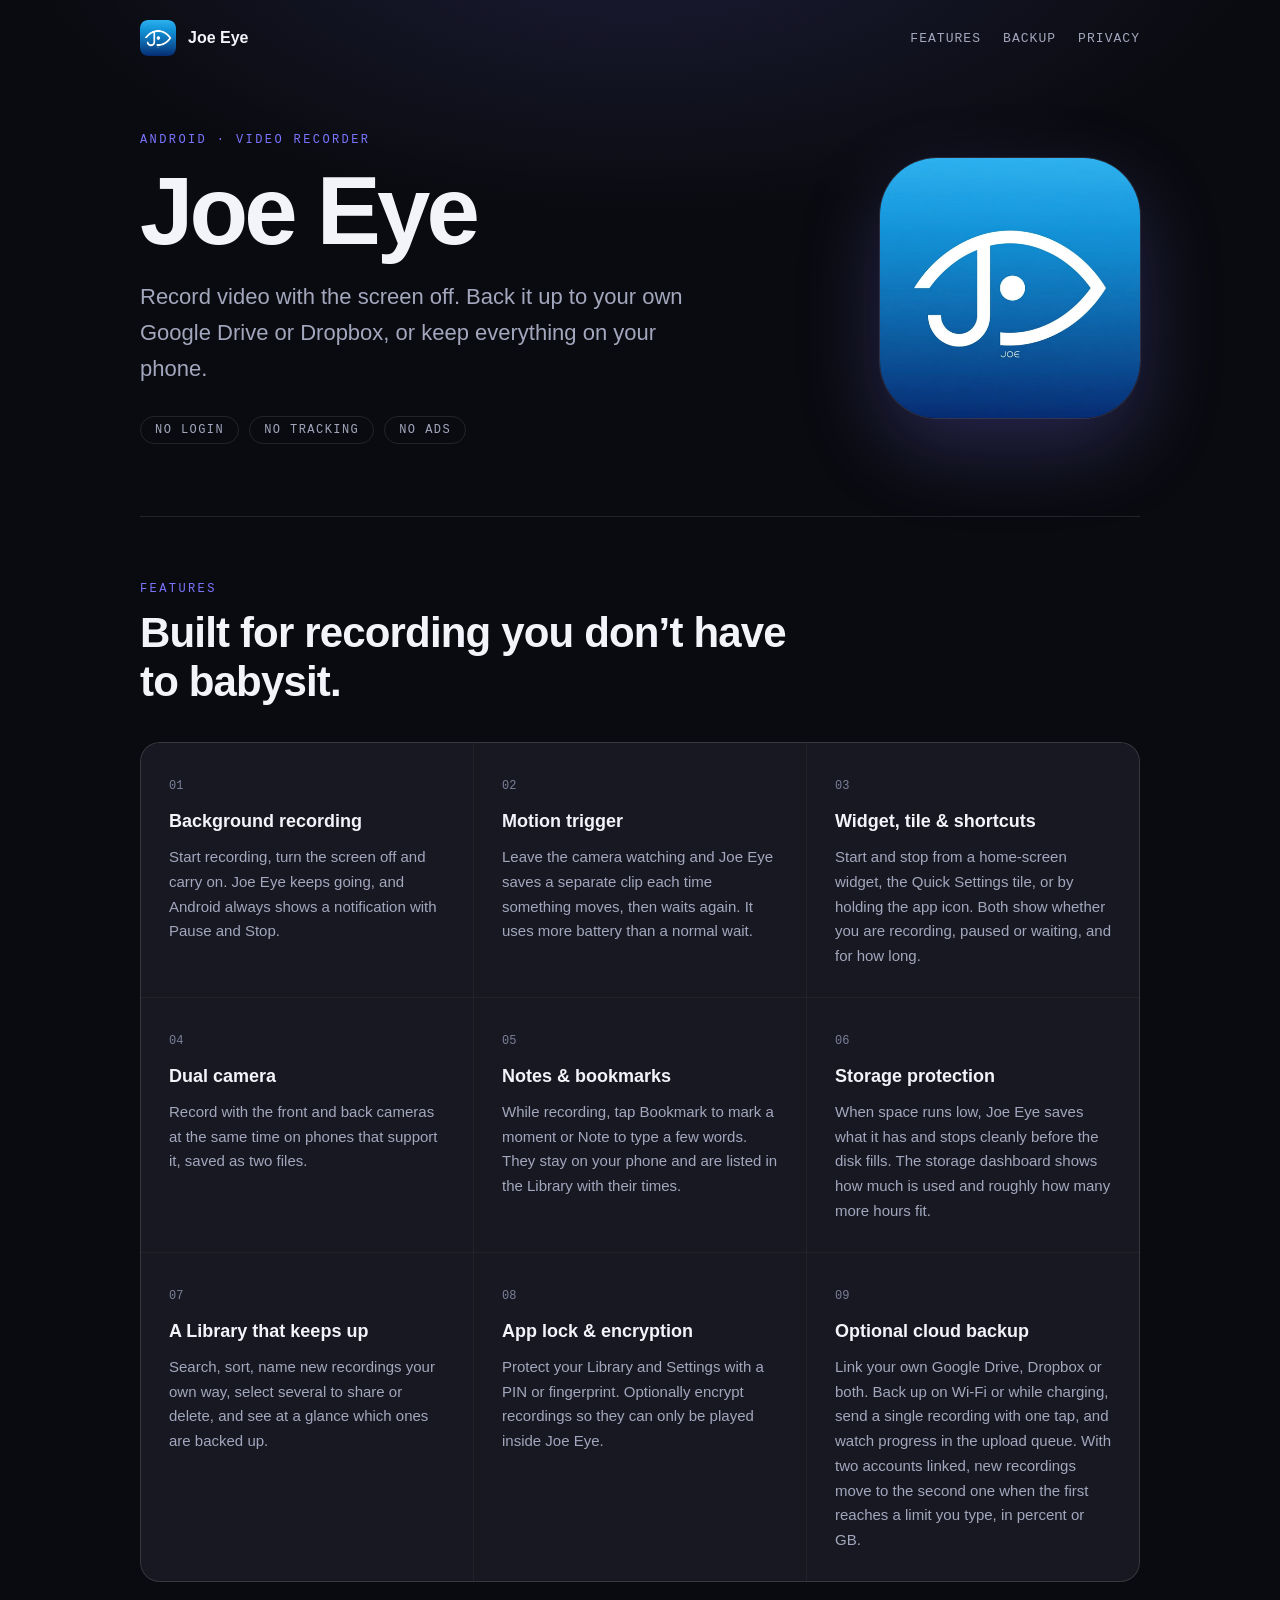
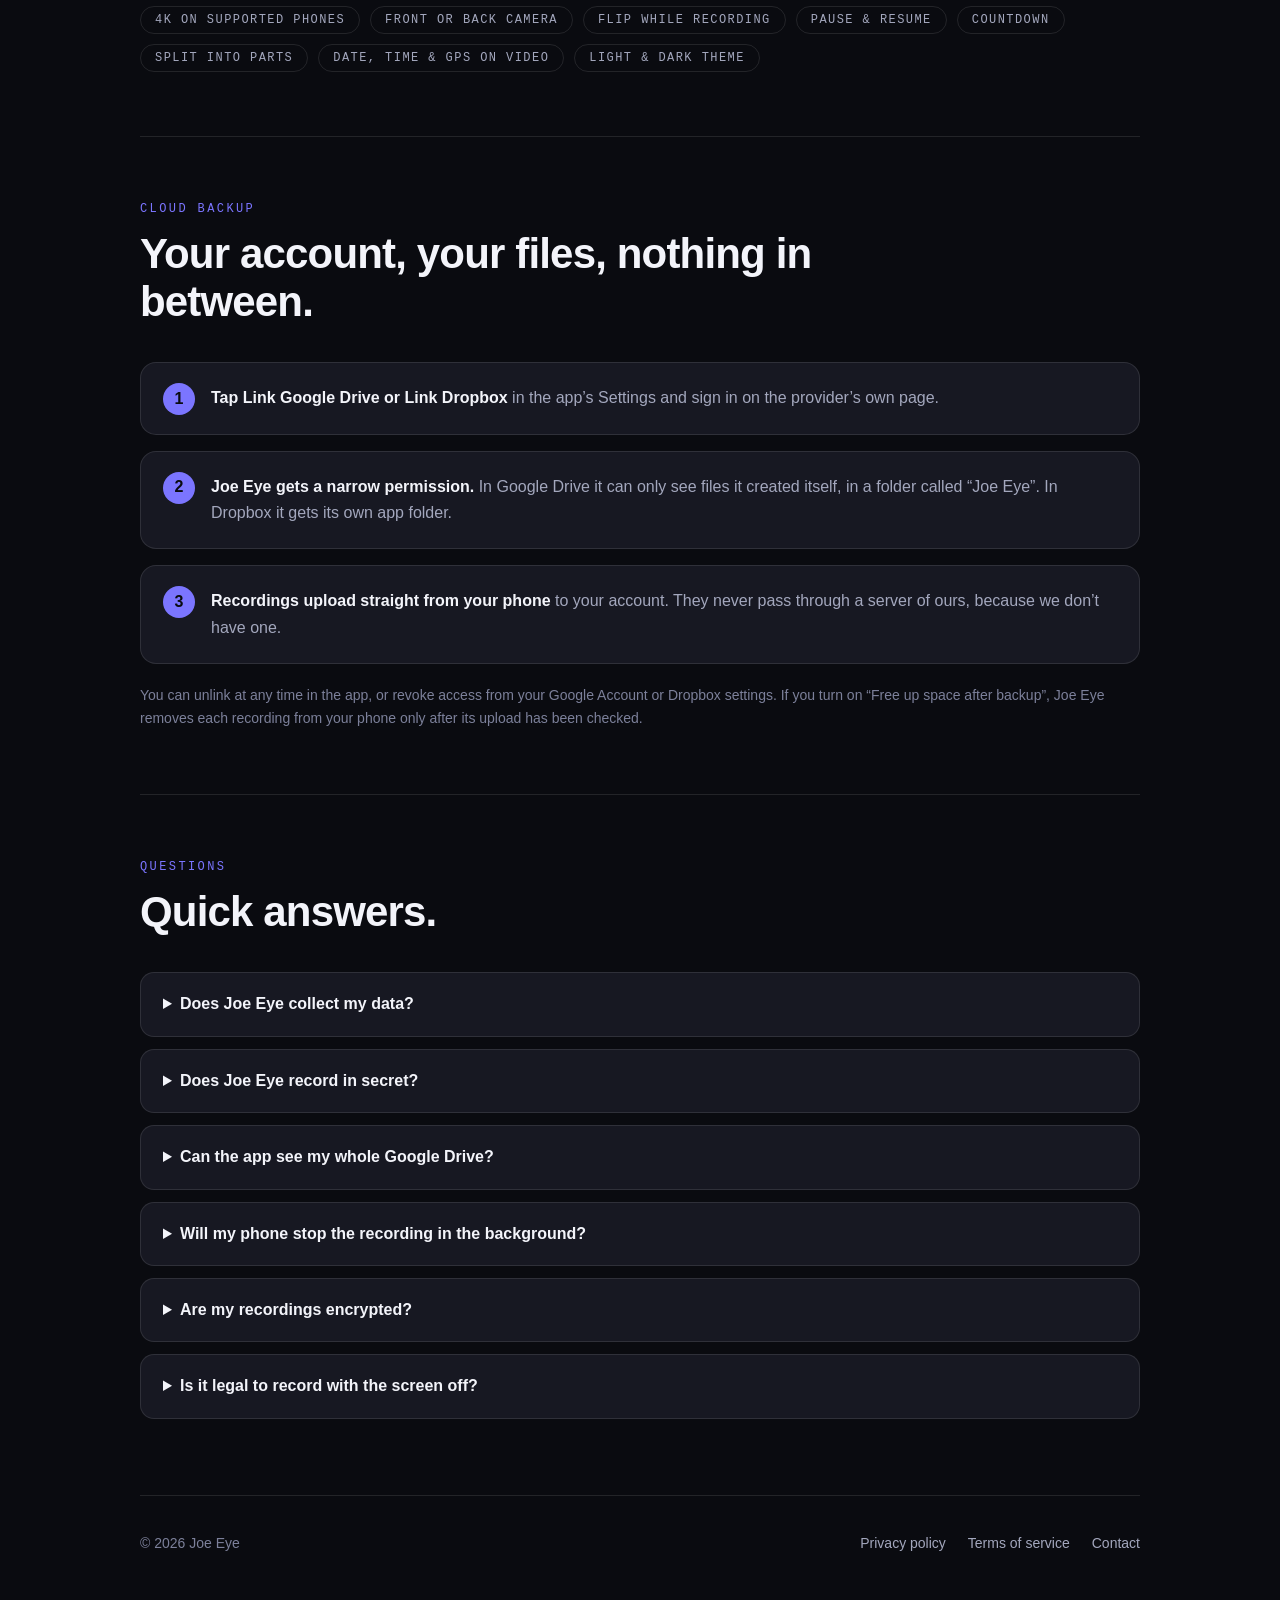
<file: index.html>
<!doctype html>
<html lang="en"><head><meta charset="utf-8"><meta name="google-site-verification" content="3YZEIW8oWacDfhT0vT882-7naFWpYe6BBRlzahPk5Bs" /><meta name="viewport" content="width=device-width,initial-scale=1"><meta name="theme-color" content="#0a0b10"><link rel="icon" type="image/png" href="/favicon.png"><link rel="apple-touch-icon" href="/apple-touch-icon.png"><link rel="stylesheet" href="/style.css">
<title>Joe Eye: record video with the screen off</title>
<meta name="description" content="Joe Eye is an Android video recorder that keeps going with the screen off. Motion trigger, dual camera, app lock and encryption, and optional backup to your own Google Drive or Dropbox. No login, no tracking, no ads.">
<meta property="og:title" content="Joe Eye"><meta property="og:description" content="Record video with the screen off. Optional backup to your own Google Drive or Dropbox.">
<meta property="og:image" content="/icon.png">
</head><body>
<div class="wrap">
<header class="bar"><a class="brand" href="/"><img src="/icon.png" alt="" width="36" height="36">Joe Eye</a>
<nav aria-label="Main"><a href="#features">Features</a><a href="#backup">Backup</a><a href="/privacy">Privacy</a></nav></header>
<main>
<div class="hero"><div>
<p class="label">Android &middot; Video recorder</p>
<h1>Joe Eye</h1>
<p class="lead">Record video with the screen off. Back it up to your own Google Drive or Dropbox, or keep everything on your phone.</p>
<div class="badges"><span>No login</span><span>No tracking</span><span>No ads</span></div></div>
<img src="/icon.png" alt="Joe Eye app icon" width="260" height="260"></div>

<section id="features"><p class="label">Features</p><h2>Built for recording you don&rsquo;t have to babysit.</h2>
<div class="grid three">
<div><span class="n">01</span><h3>Background recording</h3><p>Start recording, turn the screen off and carry on. Joe Eye keeps going, and Android always shows a notification with Pause and Stop.</p></div>
<div><span class="n">02</span><h3>Motion trigger</h3><p>Leave the camera watching and Joe Eye saves a separate clip each time something moves, then waits again. It uses more battery than a normal wait.</p></div>
<div><span class="n">03</span><h3>Widget, tile &amp; shortcuts</h3><p>Start and stop from a home-screen widget, the Quick Settings tile, or by holding the app icon. Both show whether you are recording, paused or waiting, and for how long.</p></div>
<div><span class="n">04</span><h3>Dual camera</h3><p>Record with the front and back cameras at the same time on phones that support it, saved as two files.</p></div>
<div><span class="n">05</span><h3>Notes &amp; bookmarks</h3><p>While recording, tap Bookmark to mark a moment or Note to type a few words. They stay on your phone and are listed in the Library with their times.</p></div>
<div><span class="n">06</span><h3>Storage protection</h3><p>When space runs low, Joe Eye saves what it has and stops cleanly before the disk fills. The storage dashboard shows how much is used and roughly how many more hours fit.</p></div>
<div><span class="n">07</span><h3>A Library that keeps up</h3><p>Search, sort, name new recordings your own way, select several to share or delete, and see at a glance which ones are backed up.</p></div>
<div><span class="n">08</span><h3>App lock &amp; encryption</h3><p>Protect your Library and Settings with a PIN or fingerprint. Optionally encrypt recordings so they can only be played inside Joe Eye.</p></div>
<div><span class="n">09</span><h3>Optional cloud backup</h3><p>Link your own Google Drive, Dropbox or both. Back up on Wi-Fi or while charging, send a single recording with one tap, and watch progress in the upload queue. With two accounts linked, new recordings move to the second one when the first reaches a limit you type, in percent or GB.</p></div>
</div>
<div class="badges"><span>4K on supported phones</span><span>Front or back camera</span><span>Flip while recording</span><span>Pause &amp; resume</span><span>Countdown</span><span>Split into parts</span><span>Date, time &amp; GPS on video</span><span>Light &amp; dark theme</span></div>
</section>

<section id="backup"><p class="label">Cloud backup</p><h2>Your account, your files, nothing in between.</h2>
<ol class="steps">
<li><b>Tap Link Google Drive or Link Dropbox</b> in the app&rsquo;s Settings and sign in on the provider&rsquo;s own page.</li>
<li><b>Joe Eye gets a narrow permission.</b> In Google Drive it can only see files it created itself, in a folder called &ldquo;Joe Eye&rdquo;. In Dropbox it gets its own app folder.</li>
<li><b>Recordings upload straight from your phone</b> to your account. They never pass through a server of ours, because we don&rsquo;t have one.</li>
</ol>
<p class="note">You can unlink at any time in the app, or revoke access from your Google Account or Dropbox settings. If you turn on &ldquo;Free up space after backup&rdquo;, Joe Eye removes each recording from your phone only after its upload has been checked.</p></section>

<section id="faq"><p class="label">Questions</p><h2>Quick answers.</h2>
<details><summary>Does Joe Eye collect my data?</summary><p>No. There are no accounts, analytics or ads, and your recordings stay on your phone unless you link your own cloud account. Read the full <a href="/privacy">privacy policy</a>.</p></details>
<details><summary>Does Joe Eye record in secret?</summary><p>No. Android always shows a notification while Joe Eye records. You can make it quiet, but it is never hidden. Please only record where the law allows and with any consent required.</p></details>
<details><summary>Can the app see my whole Google Drive?</summary><p>No. It uses Google&rsquo;s drive.file permission, which only covers files and folders that Joe Eye created itself.</p></details>
<details><summary>Will my phone stop the recording in the background?</summary><p>Some phones close background apps to save battery. Joe Eye has a guide in Settings for switching off battery optimization for it, and a health check that points out anything that could stop a recording.</p></details>
<details><summary>Are my recordings encrypted?</summary><p>Only if you turn on &ldquo;Encrypt recordings&rdquo;. They are then kept encrypted on your phone and can only be played in Joe Eye. If you uninstall the app or clear its data, encrypted recordings cannot be recovered.</p></details>
<details><summary>Is it legal to record with the screen off?</summary><p>Recording laws differ by country and situation, and some places require consent from the people you record. You are responsible for following them. See the <a href="/terms">terms</a>.</p></details>
</section>
</main>
<footer><div class="row"><span>&copy; 2026 Joe Eye</span><nav aria-label="Legal"><a href="/privacy">Privacy policy</a><a href="/terms">Terms of service</a><a href="mailto:aj.appcontact@gmail.com">Contact</a></nav></div></footer>
</div></body></html>
</file>
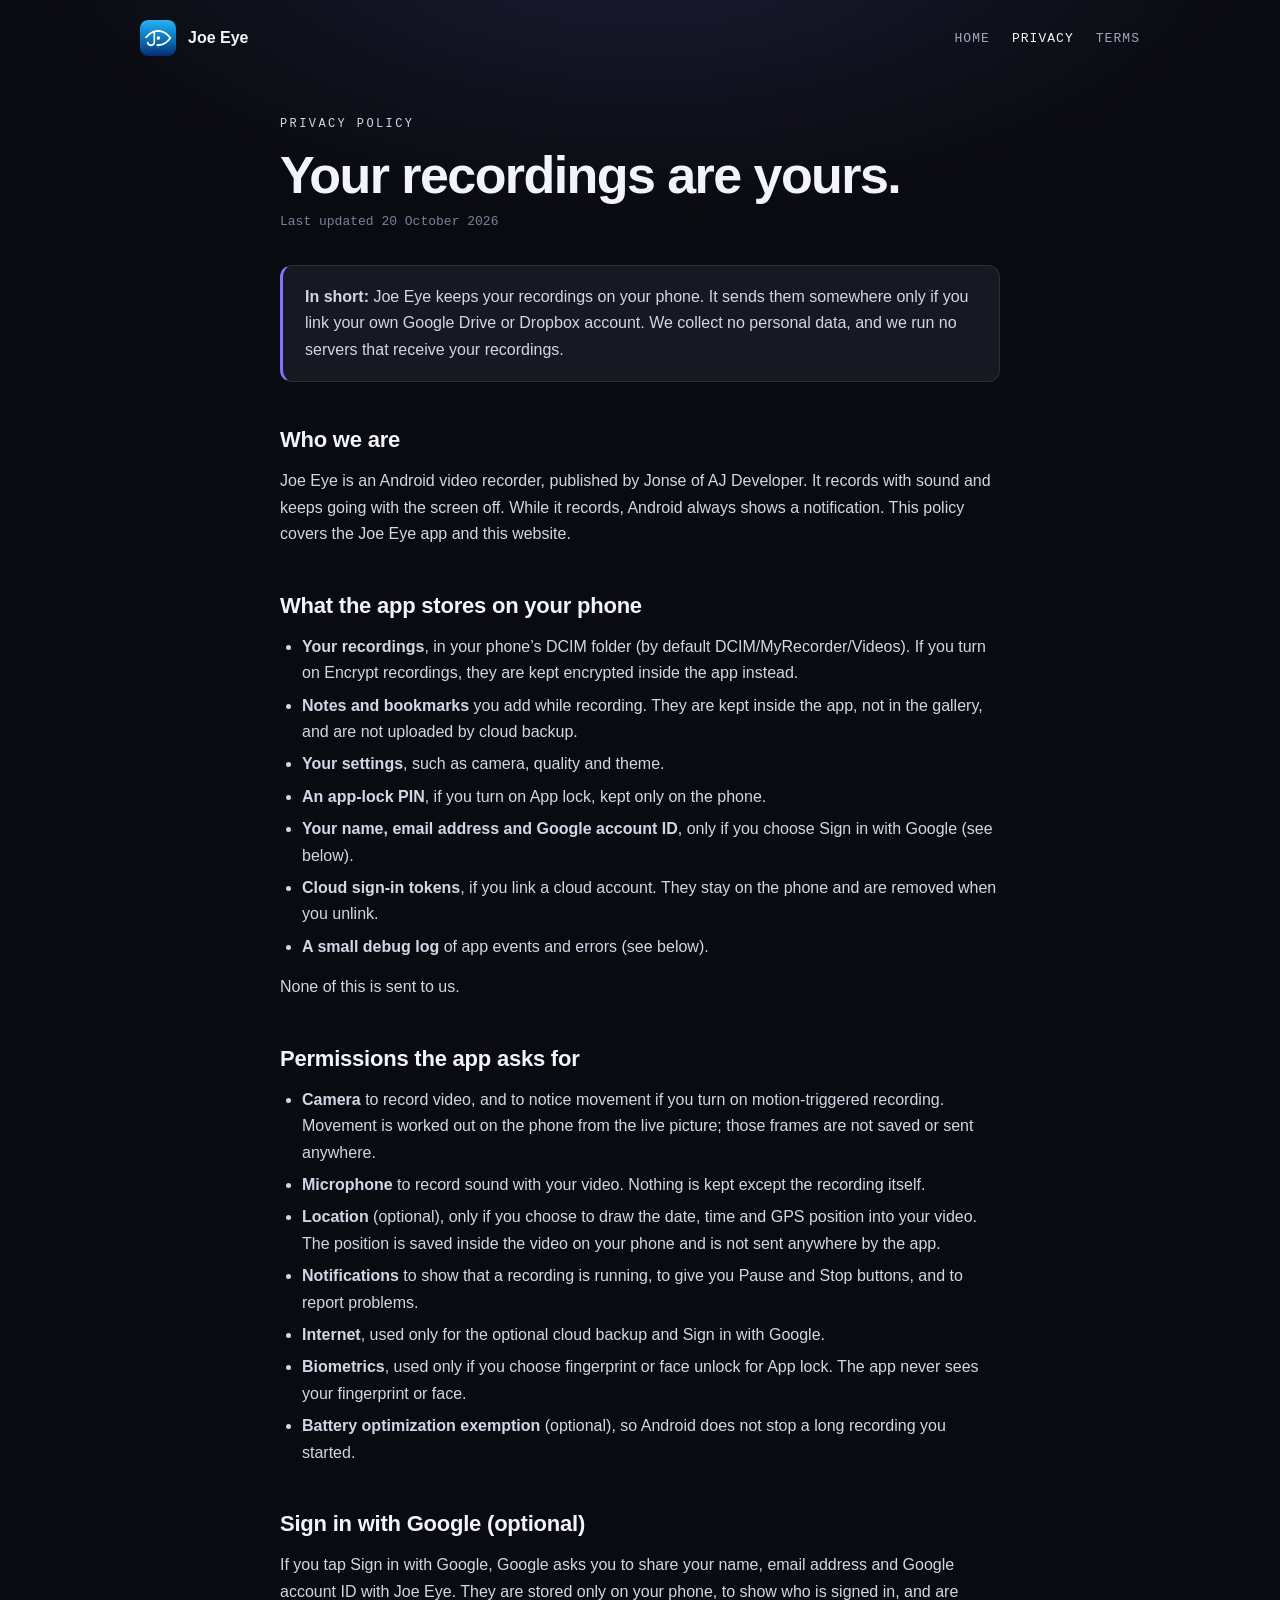
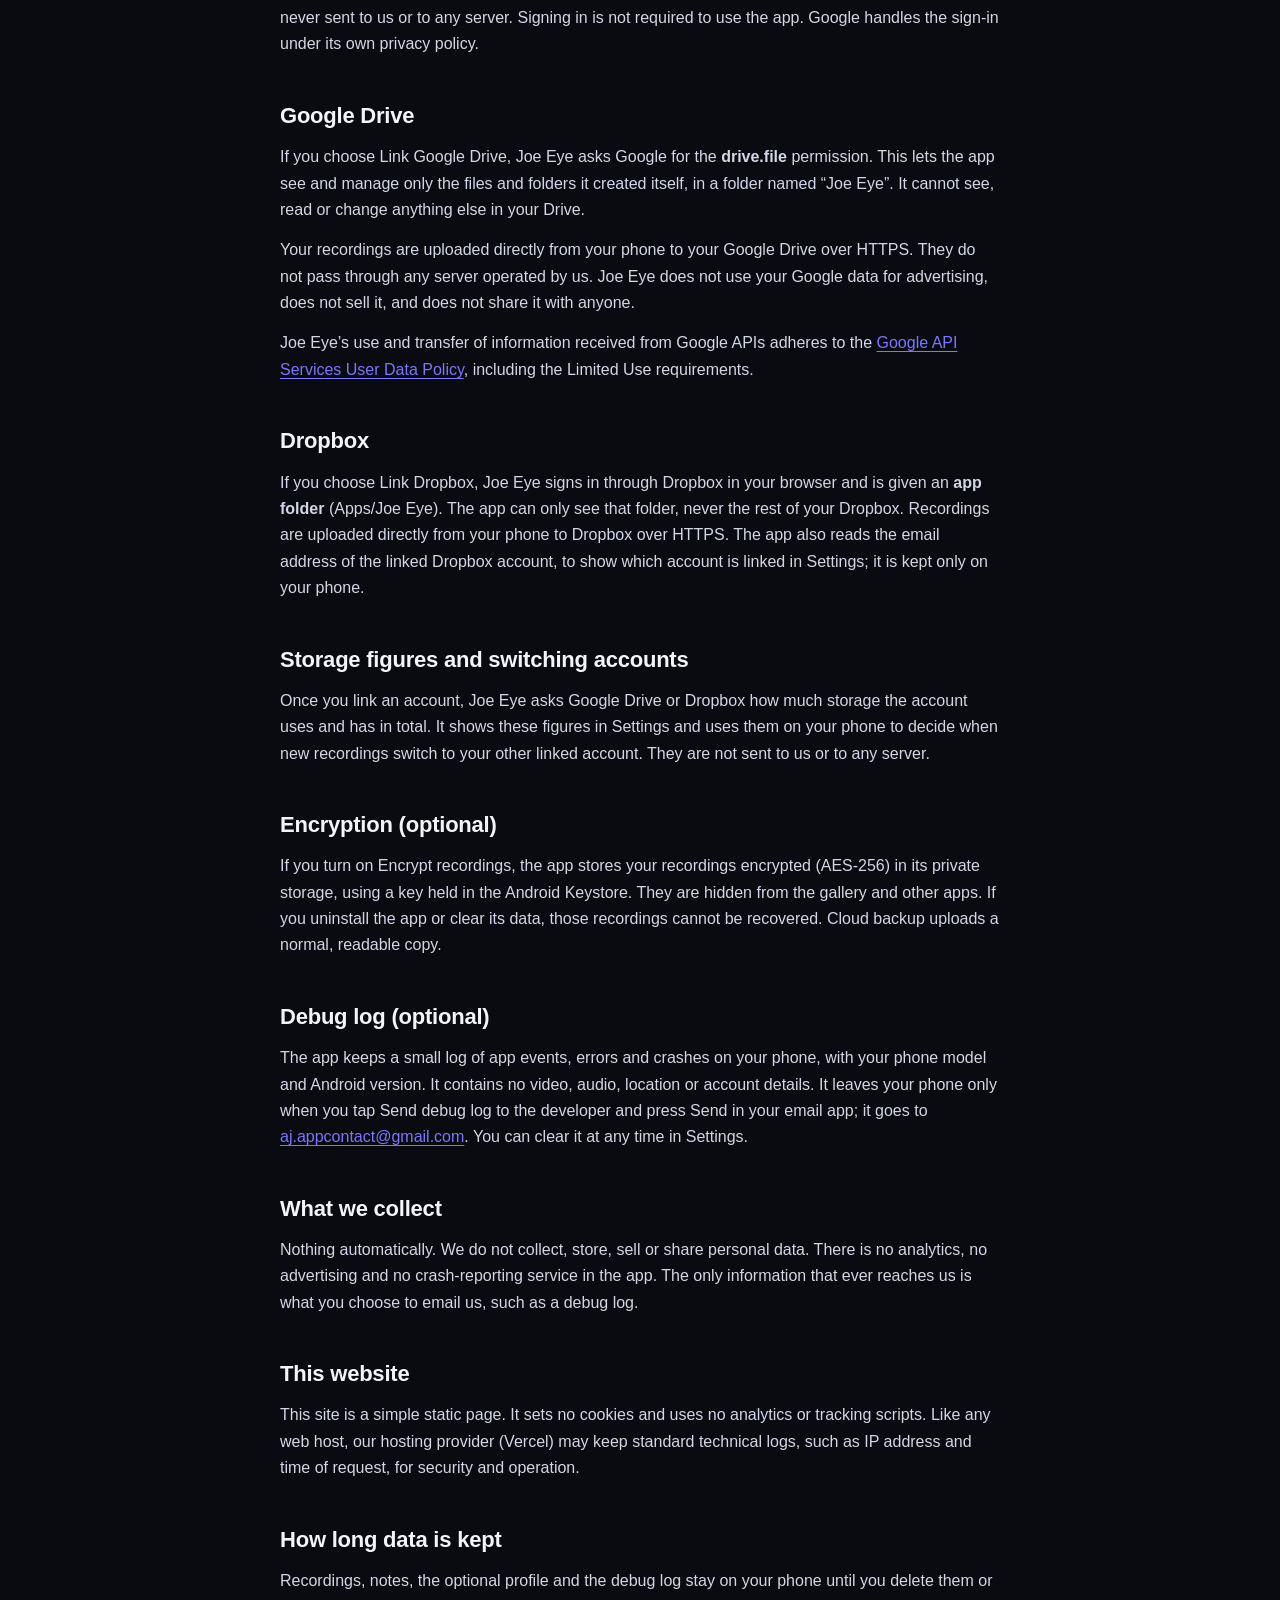
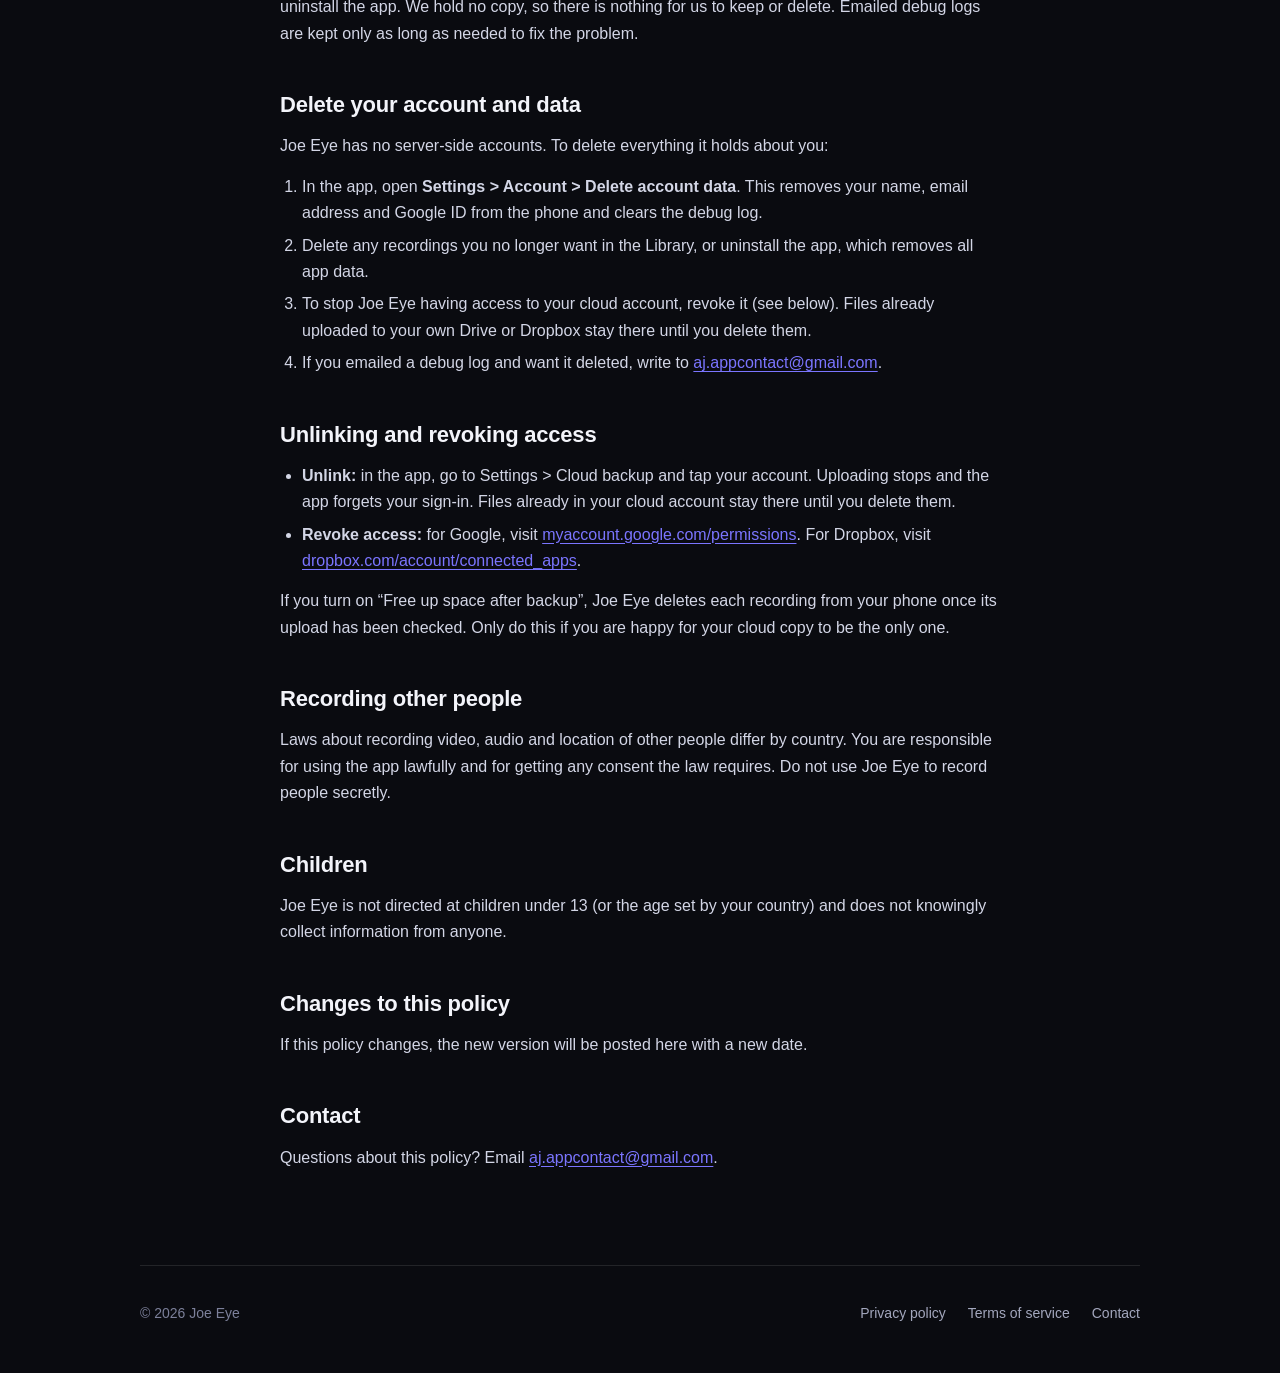
<file: privacy.html>
<!doctype html>
<html lang="en"><head><meta charset="utf-8"><meta name="viewport" content="width=device-width,initial-scale=1"><meta name="theme-color" content="#0a0b10"><link rel="icon" type="image/png" href="/favicon.png"><link rel="apple-touch-icon" href="/apple-touch-icon.png"><link rel="stylesheet" href="/style.css">
<title>Privacy policy | Joe Eye</title><meta name="description" content="How Joe Eye handles your data: recordings stay on your phone, and nothing is collected."></head><body>
<div class="wrap"><header class="bar"><a class="brand" href="/"><img src="/icon.png" alt="" width="36" height="36">Joe Eye</a>
<nav aria-label="Main"><a href="/">Home</a><a href="/privacy" aria-current="page">Privacy</a><a href="/terms">Terms</a></nav></header></div>
<main class="doc">
<p class="label">Privacy policy</p>
<h1>Your recordings are yours.</h1>
<p class="meta">Last updated 20 October 2026</p>
<div class="callout"><p><b>In short:</b> Joe Eye keeps your recordings on your phone. It sends them somewhere only if you link your own Google Drive or Dropbox account. We collect no personal data, and we run no servers that receive your recordings.</p></div>

<h2>Who we are</h2>
<p>Joe Eye is an Android video recorder, published by Jonse of AJ Developer. It records with sound and keeps going with the screen off. While it records, Android always shows a notification. This policy covers the Joe Eye app and this website.</p>

<h2>What the app stores on your phone</h2>
<ul>
<li><b>Your recordings</b>, in your phone&rsquo;s DCIM folder (by default DCIM/MyRecorder/Videos). If you turn on Encrypt recordings, they are kept encrypted inside the app instead.</li>
<li><b>Notes and bookmarks</b> you add while recording. They are kept inside the app, not in the gallery, and are not uploaded by cloud backup.</li>
<li><b>Your settings</b>, such as camera, quality and theme.</li>
<li><b>An app-lock PIN</b>, if you turn on App lock, kept only on the phone.</li>
<li><b>Your name, email address and Google account ID</b>, only if you choose Sign in with Google (see below).</li>
<li><b>Cloud sign-in tokens</b>, if you link a cloud account. They stay on the phone and are removed when you unlink.</li>
<li><b>A small debug log</b> of app events and errors (see below).</li>
</ul>
<p>None of this is sent to us.</p>

<h2>Permissions the app asks for</h2>
<ul>
<li><b>Camera</b> to record video, and to notice movement if you turn on motion-triggered recording. Movement is worked out on the phone from the live picture; those frames are not saved or sent anywhere.</li>
<li><b>Microphone</b> to record sound with your video. Nothing is kept except the recording itself.</li>
<li><b>Location</b> (optional), only if you choose to draw the date, time and GPS position into your video. The position is saved inside the video on your phone and is not sent anywhere by the app.</li>
<li><b>Notifications</b> to show that a recording is running, to give you Pause and Stop buttons, and to report problems.</li>
<li><b>Internet</b>, used only for the optional cloud backup and Sign in with Google.</li>
<li><b>Biometrics</b>, used only if you choose fingerprint or face unlock for App lock. The app never sees your fingerprint or face.</li>
<li><b>Battery optimization exemption</b> (optional), so Android does not stop a long recording you started.</li>
</ul>

<h2>Sign in with Google (optional)</h2>
<p>If you tap Sign in with Google, Google asks you to share your name, email address and Google account ID with Joe Eye. They are stored only on your phone, to show who is signed in, and are never sent to us or to any server. Signing in is not required to use the app. Google handles the sign-in under its own privacy policy.</p>

<h2>Google Drive</h2>
<p>If you choose Link Google Drive, Joe Eye asks Google for the <b>drive.file</b> permission. This lets the app see and manage only the files and folders it created itself, in a folder named &ldquo;Joe Eye&rdquo;. It cannot see, read or change anything else in your Drive.</p>
<p>Your recordings are uploaded directly from your phone to your Google Drive over HTTPS. They do not pass through any server operated by us. Joe Eye does not use your Google data for advertising, does not sell it, and does not share it with anyone.</p>
<p>Joe Eye&rsquo;s use and transfer of information received from Google APIs adheres to the <a href="https://developers.google.com/terms/api-services-user-data-policy">Google API Services User Data Policy</a>, including the Limited Use requirements.</p>

<h2>Dropbox</h2>
<p>If you choose Link Dropbox, Joe Eye signs in through Dropbox in your browser and is given an <b>app folder</b> (Apps/Joe Eye). The app can only see that folder, never the rest of your Dropbox. Recordings are uploaded directly from your phone to Dropbox over HTTPS. The app also reads the email address of the linked Dropbox account, to show which account is linked in Settings; it is kept only on your phone.</p>
<h2>Storage figures and switching accounts</h2>
<p>Once you link an account, Joe Eye asks Google Drive or Dropbox how much storage the account uses and has in total. It shows these figures in Settings and uses them on your phone to decide when new recordings switch to your other linked account. They are not sent to us or to any server.</p>

<h2>Encryption (optional)</h2>
<p>If you turn on Encrypt recordings, the app stores your recordings encrypted (AES-256) in its private storage, using a key held in the Android Keystore. They are hidden from the gallery and other apps. If you uninstall the app or clear its data, those recordings cannot be recovered. Cloud backup uploads a normal, readable copy.</p>

<h2>Debug log (optional)</h2>
<p>The app keeps a small log of app events, errors and crashes on your phone, with your phone model and Android version. It contains no video, audio, location or account details. It leaves your phone only when you tap Send debug log to the developer and press Send in your email app; it goes to <a href="mailto:aj.appcontact@gmail.com">aj.appcontact@gmail.com</a>. You can clear it at any time in Settings.</p>

<h2>What we collect</h2>
<p>Nothing automatically. We do not collect, store, sell or share personal data. There is no analytics, no advertising and no crash-reporting service in the app. The only information that ever reaches us is what you choose to email us, such as a debug log.</p>

<h2>This website</h2>
<p>This site is a simple static page. It sets no cookies and uses no analytics or tracking scripts. Like any web host, our hosting provider (Vercel) may keep standard technical logs, such as IP address and time of request, for security and operation.</p>

<h2>How long data is kept</h2>
<p>Recordings, notes, the optional profile and the debug log stay on your phone until you delete them or uninstall the app. We hold no copy, so there is nothing for us to keep or delete. Emailed debug logs are kept only as long as needed to fix the problem.</p>

<h2 id="delete-your-account-and-data">Delete your account and data</h2>
<p>Joe Eye has no server-side accounts. To delete everything it holds about you:</p>
<ol>
<li>In the app, open <b>Settings &gt; Account &gt; Delete account data</b>. This removes your name, email address and Google ID from the phone and clears the debug log.</li>
<li>Delete any recordings you no longer want in the Library, or uninstall the app, which removes all app data.</li>
<li>To stop Joe Eye having access to your cloud account, revoke it (see below). Files already uploaded to your own Drive or Dropbox stay there until you delete them.</li>
<li>If you emailed a debug log and want it deleted, write to <a href="mailto:aj.appcontact@gmail.com">aj.appcontact@gmail.com</a>.</li>
</ol>

<h2>Unlinking and revoking access</h2>
<ul>
<li><b>Unlink:</b> in the app, go to Settings &gt; Cloud backup and tap your account. Uploading stops and the app forgets your sign-in. Files already in your cloud account stay there until you delete them.</li>
<li><b>Revoke access:</b> for Google, visit <a href="https://myaccount.google.com/permissions">myaccount.google.com/permissions</a>. For Dropbox, visit <a href="https://www.dropbox.com/account/connected_apps">dropbox.com/account/connected_apps</a>.</li>
</ul>
<p>If you turn on &ldquo;Free up space after backup&rdquo;, Joe Eye deletes each recording from your phone once its upload has been checked. Only do this if you are happy for your cloud copy to be the only one.</p>

<h2>Recording other people</h2>
<p>Laws about recording video, audio and location of other people differ by country. You are responsible for using the app lawfully and for getting any consent the law requires. Do not use Joe Eye to record people secretly.</p>

<h2>Children</h2>
<p>Joe Eye is not directed at children under 13 (or the age set by your country) and does not knowingly collect information from anyone.</p>

<h2>Changes to this policy</h2>
<p>If this policy changes, the new version will be posted here with a new date.</p>

<h2>Contact</h2>
<p>Questions about this policy? Email <a href="mailto:aj.appcontact@gmail.com">aj.appcontact@gmail.com</a>.</p>
</main>
<div class="wrap"><footer><div class="row"><span>&copy; 2026 Joe Eye</span><nav aria-label="Legal"><a href="/privacy">Privacy policy</a><a href="/terms">Terms of service</a><a href="mailto:aj.appcontact@gmail.com">Contact</a></nav></div></footer></div>
</body></html>
</file>
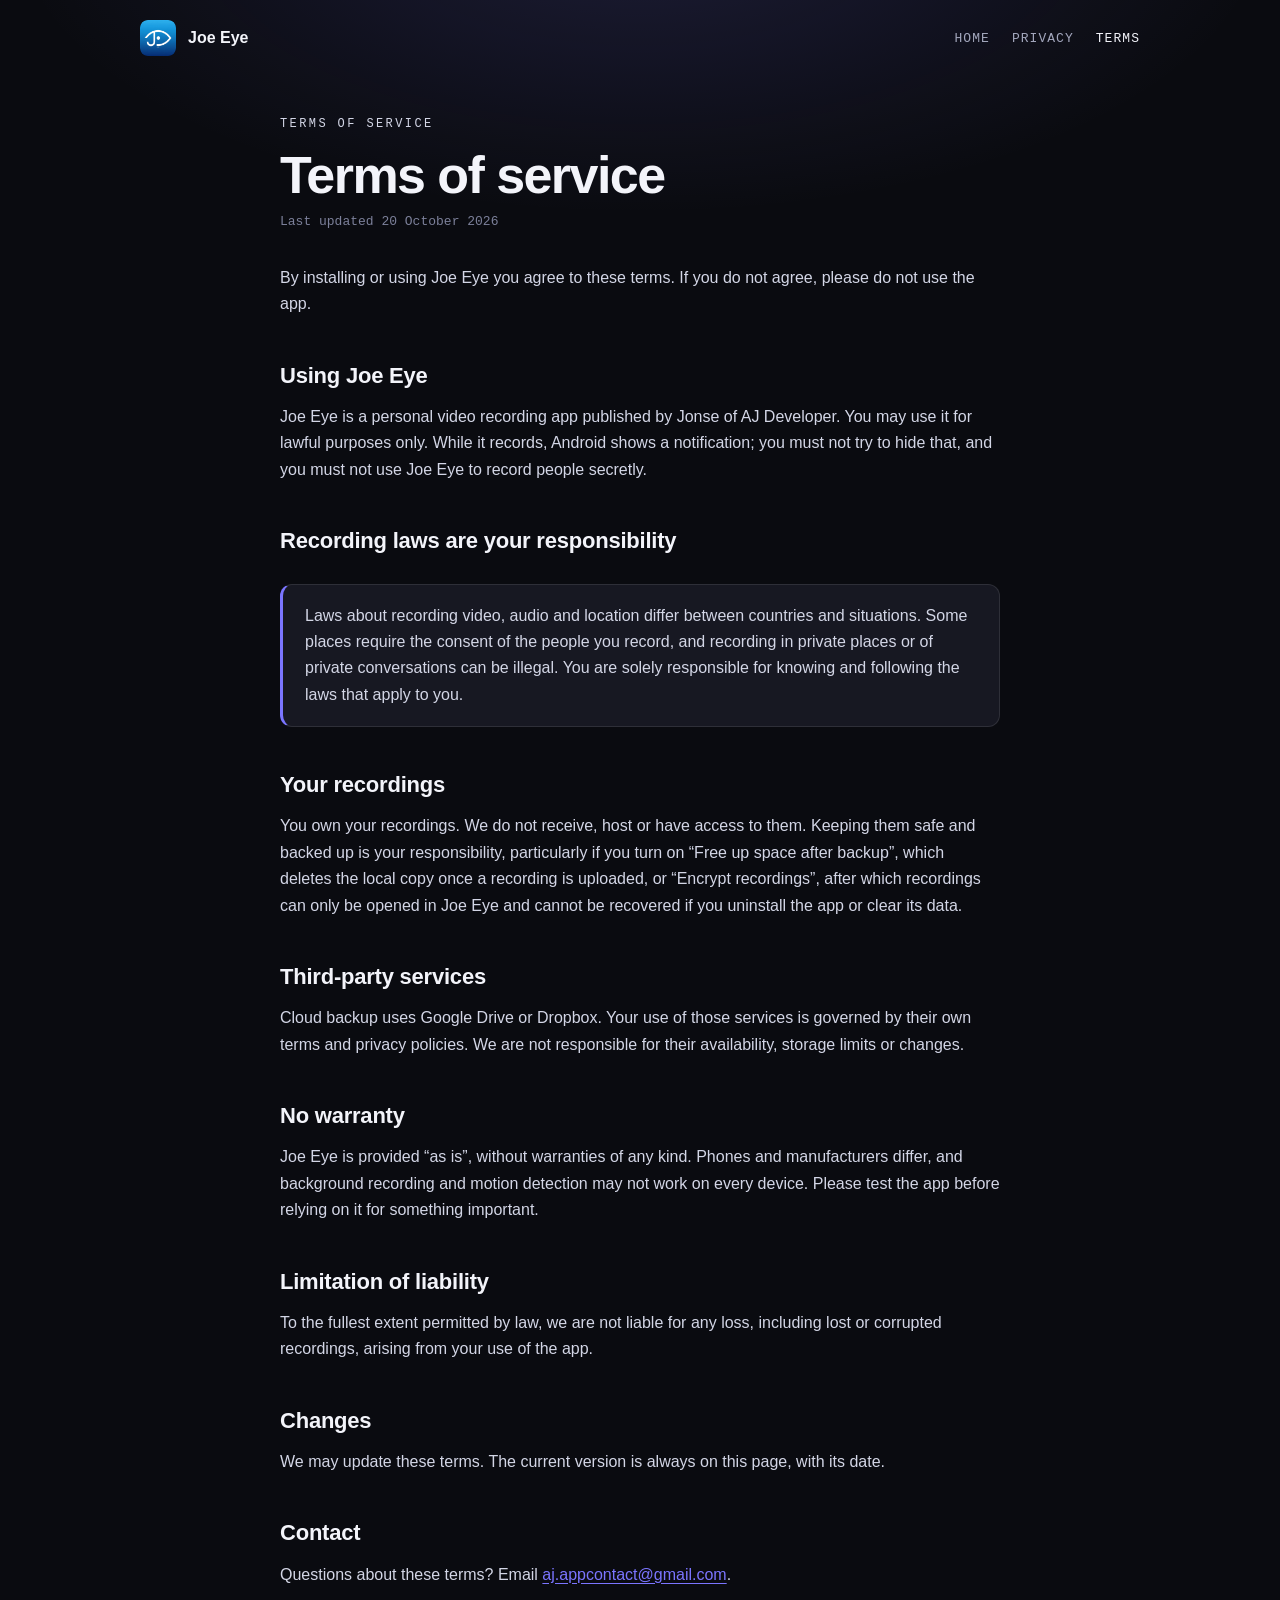
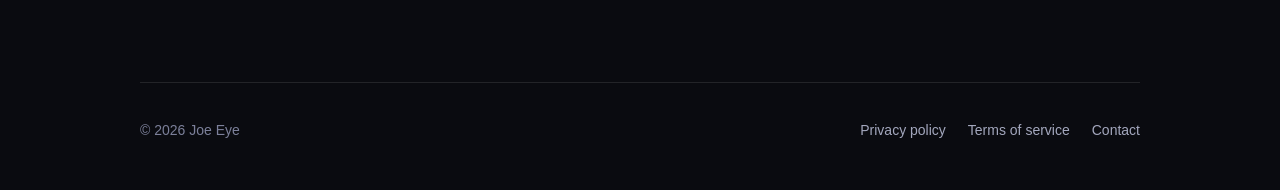
<file: terms.html>
<!doctype html>
<html lang="en"><head><meta charset="utf-8"><meta name="viewport" content="width=device-width,initial-scale=1"><meta name="theme-color" content="#0a0b10"><link rel="icon" type="image/png" href="/favicon.png"><link rel="apple-touch-icon" href="/apple-touch-icon.png"><link rel="stylesheet" href="/style.css">
<title>Terms of service | Joe Eye</title><meta name="description" content="Terms of service for the Joe Eye Android app."></head><body>
<div class="wrap"><header class="bar"><a class="brand" href="/"><img src="/icon.png" alt="" width="36" height="36">Joe Eye</a>
<nav aria-label="Main"><a href="/">Home</a><a href="/privacy">Privacy</a><a href="/terms" aria-current="page">Terms</a></nav></header></div>
<main class="doc">
<p class="label">Terms of service</p>
<h1>Terms of service</h1>
<p class="meta">Last updated 20 October 2026</p>
<p>By installing or using Joe Eye you agree to these terms. If you do not agree, please do not use the app.</p>

<h2>Using Joe Eye</h2>
<p>Joe Eye is a personal video recording app published by Jonse of AJ Developer. You may use it for lawful purposes only. While it records, Android shows a notification; you must not try to hide that, and you must not use Joe Eye to record people secretly.</p>

<h2>Recording laws are your responsibility</h2>
<div class="callout"><p>Laws about recording video, audio and location differ between countries and situations. Some places require the consent of the people you record, and recording in private places or of private conversations can be illegal. You are solely responsible for knowing and following the laws that apply to you.</p></div>

<h2>Your recordings</h2>
<p>You own your recordings. We do not receive, host or have access to them. Keeping them safe and backed up is your responsibility, particularly if you turn on &ldquo;Free up space after backup&rdquo;, which deletes the local copy once a recording is uploaded, or &ldquo;Encrypt recordings&rdquo;, after which recordings can only be opened in Joe Eye and cannot be recovered if you uninstall the app or clear its data.</p>

<h2>Third-party services</h2>
<p>Cloud backup uses Google Drive or Dropbox. Your use of those services is governed by their own terms and privacy policies. We are not responsible for their availability, storage limits or changes.</p>

<h2>No warranty</h2>
<p>Joe Eye is provided &ldquo;as is&rdquo;, without warranties of any kind. Phones and manufacturers differ, and background recording and motion detection may not work on every device. Please test the app before relying on it for something important.</p>

<h2>Limitation of liability</h2>
<p>To the fullest extent permitted by law, we are not liable for any loss, including lost or corrupted recordings, arising from your use of the app.</p>

<h2>Changes</h2>
<p>We may update these terms. The current version is always on this page, with its date.</p>

<h2>Contact</h2>
<p>Questions about these terms? Email <a href="mailto:aj.appcontact@gmail.com">aj.appcontact@gmail.com</a>.</p>
</main>
<div class="wrap"><footer><div class="row"><span>&copy; 2026 Joe Eye</span><nav aria-label="Legal"><a href="/privacy">Privacy policy</a><a href="/terms">Terms of service</a><a href="mailto:aj.appcontact@gmail.com">Contact</a></nav></div></footer></div>
</body></html>
</file>
<file: style.css>
:root{--bg:#0a0b10;--panel:#12131a;--card:#171822;--accent:#7b75ff;--text:#f3f4fa;--muted:#a3a7bd;--dim:#7c809a;--line:rgba(255,255,255,.1);
--sans:-apple-system,BlinkMacSystemFont,"Segoe UI",Roboto,Helvetica,Arial,sans-serif;--mono:ui-monospace,SFMono-Regular,Menlo,Consolas,monospace}
*{margin:0;padding:0;box-sizing:border-box}
html{background:var(--bg);scroll-behavior:smooth}
body{background:radial-gradient(900px 420px at 50% -80px,rgba(123,117,255,.16),transparent 70%),var(--bg);color:var(--text);font:16px/1.65 var(--sans);-webkit-font-smoothing:antialiased;overflow-x:hidden}
a{color:inherit}
a:focus-visible,button:focus-visible{outline:2px solid var(--accent);outline-offset:3px}
.wrap{max-width:1040px;margin:0 auto;padding:0 20px}
.label{font:500 12px/1.4 var(--mono);letter-spacing:.2em;text-transform:uppercase;color:var(--accent)}
.bar{display:flex;align-items:center;justify-content:space-between;padding:20px 0}
.brand{display:flex;align-items:center;gap:12px;font-weight:600;text-decoration:none}
.brand img{width:36px;height:36px;border-radius:22%}
.bar nav{display:flex;gap:22px;font:500 13px var(--mono);letter-spacing:.08em;text-transform:uppercase}
.bar nav a{text-decoration:none;color:var(--muted);transition:color .2s}
.bar nav a:hover,.bar nav a[aria-current]{color:var(--text)}
.hero{display:grid;gap:40px;align-items:center;padding:56px 0 72px}
.hero img{width:min(260px,60vw);aspect-ratio:1;border-radius:22%;box-shadow:0 0 0 1px var(--line),0 30px 80px rgba(123,117,255,.25)}
.hero h1{font-size:clamp(48px,11vw,96px);line-height:1;letter-spacing:-.04em;margin:14px 0 20px}
.hero p.lead{font-size:clamp(18px,2.4vw,22px);color:var(--muted);max-width:34em}
.badges{display:flex;flex-wrap:wrap;gap:10px;margin-top:28px}
.grid+.badges{margin-top:24px}
.badges span{font:500 12px var(--mono);letter-spacing:.12em;text-transform:uppercase;color:var(--muted);border:1px solid var(--line);border-radius:999px;padding:6px 14px}
@media(min-width:800px){.hero{grid-template-columns:1.4fr 1fr}.hero img{justify-self:end}}
section{padding:64px 0;border-top:1px solid var(--line)}
section h2{font-size:clamp(28px,5vw,42px);line-height:1.15;letter-spacing:-.02em;margin:12px 0 36px;max-width:16em}
.grid{display:grid;gap:1px;background:var(--line);border:1px solid var(--line);border-radius:20px;overflow:hidden}
.grid>div{background:var(--card);padding:28px}
@media(min-width:700px){.grid{grid-template-columns:1fr 1fr}}
@media(min-width:1000px){.grid.three{grid-template-columns:repeat(3,1fr)}}
.grid .n{font:12px var(--mono);color:var(--dim)}
.grid h3{font-size:18px;margin:10px 0 8px}
.grid p{color:var(--muted);font-size:15px}
.steps{display:grid;gap:16px;counter-reset:s}
.steps li{list-style:none;counter-increment:s;background:var(--card);border:1px solid var(--line);border-radius:16px;padding:22px 22px 22px 70px;position:relative;color:var(--muted)}
.steps li::before{content:counter(s);position:absolute;left:22px;top:20px;width:32px;height:32px;border-radius:50%;background:var(--accent);color:#0a0b10;font-weight:700;display:grid;place-items:center}
.steps b{color:var(--text)}
.note{margin-top:20px;color:var(--dim);font-size:14px}
details{background:var(--card);border:1px solid var(--line);border-radius:14px;padding:18px 22px;margin-bottom:12px}
summary{cursor:pointer;font-weight:600}
details p{color:var(--muted);margin-top:10px}
footer{border-top:1px solid var(--line);padding:36px 0 48px;color:var(--dim);font-size:14px}
footer .row{display:flex;flex-wrap:wrap;gap:16px 28px;justify-content:space-between;align-items:center}
footer nav{display:flex;gap:22px}
footer a{text-decoration:none;color:var(--muted)}footer a:hover{color:var(--text)}
/* policy pages */
.doc{max-width:760px;padding:40px 20px 80px;margin:0 auto}
.doc h1{font-size:clamp(34px,7vw,52px);letter-spacing:-.03em;line-height:1.1;margin:12px 0 10px}
.doc .meta{color:var(--dim);font:13px var(--mono);margin-bottom:36px}
.doc h2{font-size:22px;margin:40px 0 10px;letter-spacing:-.01em}
.doc p,.doc li{color:#d3d6e6}
.doc p{margin-bottom:14px}
.doc ul,.doc ol{margin:0 0 14px 22px}.doc li{margin-bottom:6px}
.doc a{color:var(--accent);text-underline-offset:3px}
.callout{background:var(--card);border:1px solid var(--line);border-left:3px solid var(--accent);border-radius:12px;padding:18px 22px;margin:24px 0}
.callout p{margin:0}
@media(prefers-reduced-motion:reduce){html{scroll-behavior:auto}*{transition:none!important}}
</file>
